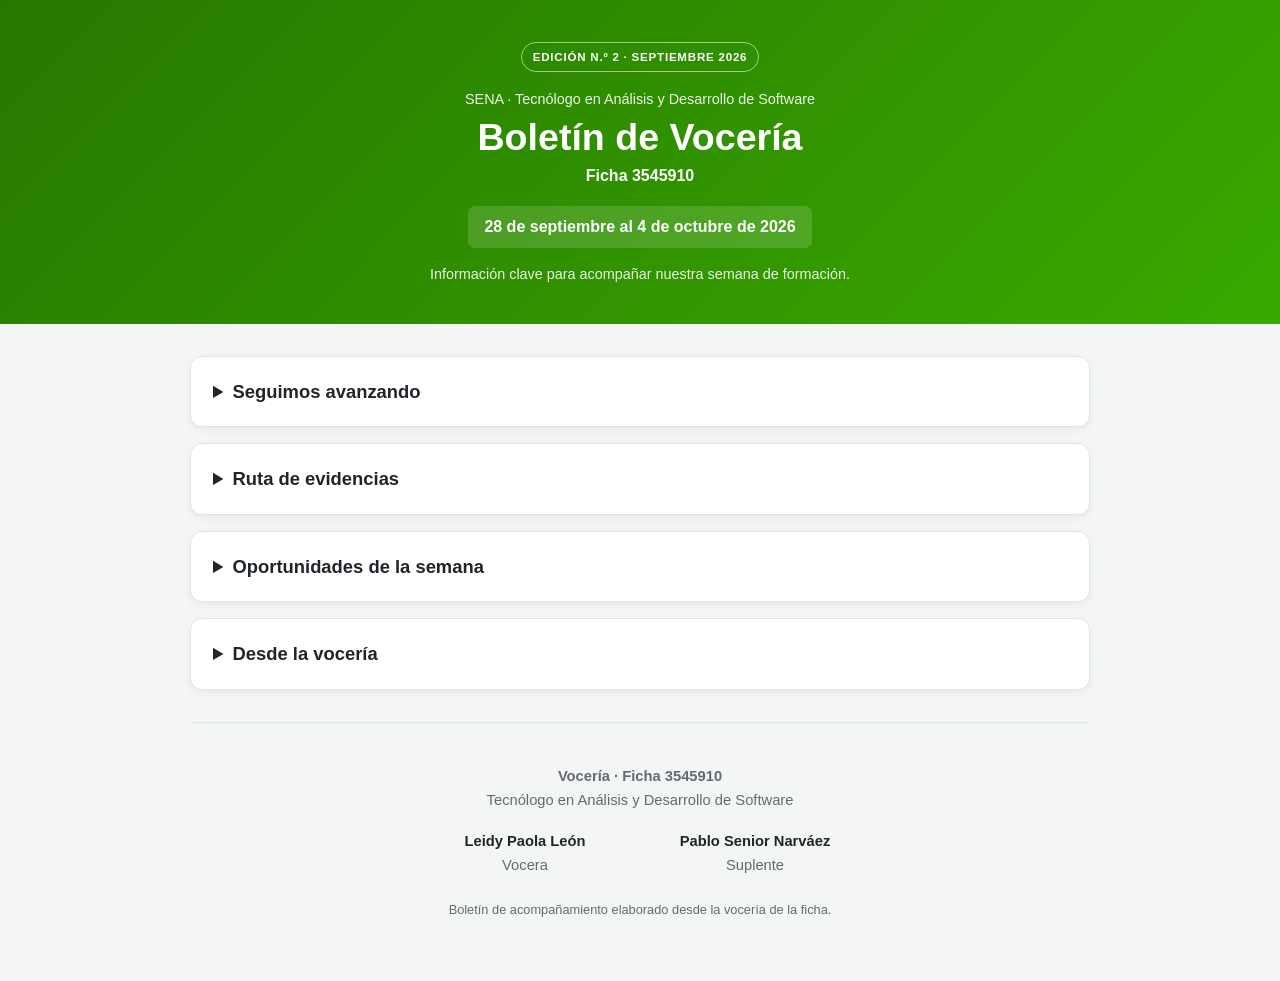
<file: index.html>
<!DOCTYPE html>
<html lang="es">

<head>
    <meta charset="UTF-8">
    <meta name="viewport" content="width=device-width, initial-scale=1.0">
    <meta name="description" content="Boletín de acompañamiento de la vocería de la ficha 3545910 - SENA.">

    <title>Boletín de Vocería | Ficha 3545910</title>
      <link rel="stylesheet" href="css/estilos.css">
</head>

<body>

   <header>
    <div class="cabecera-contenido">

        <div class="edicion">EDICIÓN N.º 2 · SEPTIEMBRE 2026</div>

        <p class="programa">
            SENA · Tecnólogo en Análisis y Desarrollo de Software
        </p>

        <h1>Boletín de Vocería</h1>

        <p class="ficha">
            Ficha 3545910
        </p>

        <div class="semana">
            28 de septiembre al 4 de octubre de 2026
        </div>

        <p class="proposito">
            Información clave para acompañar nuestra semana de formación.
        </p>

    </div>
</header>

    <main>

        <!-- SECCIÓN 1 -->
        <details>
            <summary>
                Seguimos avanzando
            </summary>

            <p>
              Esta semana continuamos avanzando en la fase de análisis de nuestro proyecto de software.
              Después de trabajar con los casos de uso y UML, comenzamos con la elaboración de historias
              de usuario y la documentación de actividades del proyecto. 
            </p>
            <p>
            También es una buena oportunidad para revisar las evidencias pendientes: algunas actividades que tenían fechas anteriores
            aparecen nuevamente habilitadas en Zajuna, por lo que recomendamos revisar la plataforma y aprovechar estos nuevos plazos para ponerse al día.
            </p>
            <p>
                Desde la vocería continuaremos compartiendo semanalmente las
                actividades y fechas que correspondan según el calendario,
                para que todos tengamos claro qué viene y podamos organizarnos
                con tiempo.
            </p>
        </details>


        <!-- SECCIÓN 2 -->
<details>
    <summary>
        Ruta de evidencias
    </summary>

    <p>
        <strong>Importante:</strong> revisa periódicamente Zajuna.
        Algunas evidencias pueden aparecer nuevamente habilitadas
        o presentar cambios en sus fechas de cierre.
    </p>

    <h3>Oportunidad de entrega</h3>

    <article class="evidencia semana">
        <span class="estado">OPORTUNIDAD DE ENTREGA</span>
        <strong>Mapa mental - Software y servicios de Internet</strong>
        <p>Vence: 30 de septiembre de 2026 · 9:01 a. m.</p>
    </article>

    <h3>Esta semana</h3>

    <article class="evidencia semana">
        <span class="estado">ESTA SEMANA</span>
        <strong>Elaboración de historias de usuario del proyecto</strong>
        <p>Vence: 4 de octubre de 2026 · 9:09 a. m.</p>
    </article>

    <article class="evidencia semana">
        <span class="estado">ESTA SEMANA</span>
        <strong>Diagramas y documentación de actividades del proyecto</strong>
        <p>Vence: 4 de octubre de 2026 · 9:10 a. m.</p>
    </article>

    <h3>Próximamente</h3>

    <article class="evidencia proxima">
        <span class="estado">PRÓXIMAMENTE</span>
        <strong>Elaboración de los diagramas del modelo de dominio del proyecto</strong>
        <p>Programada: semana del 5 al 11 de octubre de 2026</p>
    </article>

    <article class="evidencia proxima">
        <span class="estado">PRÓXIMAMENTE</span>
        <strong>Mapa conceptual sobre validación de documentos</strong>
        <p>Programada: semana del 12 al 18 de octubre de 2026</p>
    </article>

    <article class="evidencia proxima">
        <span class="estado">PRÓXIMAMENTE</span>
        <strong>Elaboración del informe de análisis con listas de chequeo para la validación de artefactos</strong>
        <p>Programada: semana del 12 al 18 de octubre de 2026</p>
    </article>

    <p>
        <strong>¿Tienes alguna evidencia pendiente?</strong>
        Revisa su disponibilidad y fecha de cierre directamente en Zajuna
        y comunícate oportunamente con el instructor correspondiente.
    </p>
</details>

        <!-- SECCIÓN 3 -->
<details>
    <summary>
        Oportunidades de la semana
    </summary>

    <p>
        Además de las evidencias, el SENA ofrece espacios de
        transferencia para acompañarnos durante la formación.
        Estas son algunas de las oportunidades que destacamos
        esta semana por su utilidad para nuestro proceso.
    </p>

    <article class="oportunidad">
        <h3>Optimización del entorno de aprendizaje virtual con la Metodología 5S</h3>

        <p>
            Lunes 28 · 4:00 p. m.
        </p>

        <p>
            <strong>¿Por qué puede servirte?</strong>
            Para organizar mejor el espacio y los recursos de estudio,
            reducir distracciones y facilitar el trabajo durante
            la formación virtual.
        </p>
    </article>

    <article class="oportunidad">
        <h3>Tiempo en Modo PRO: Técnicas ágiles para estudiar sin agotarte</h3>

        <p>
            Martes 29 · 8:00 a. m.
        </p>

        <p>
            <strong>¿Por qué puede servirte?</strong>
            Para conocer estrategias que permitan organizar mejor
            el tiempo de estudio y avanzar en las actividades
            sin acumular innecesariamente las entregas.
        </p>
    </article>

    <article class="oportunidad">
        <h3>Transferencia de inducción: Aprende a usar tu LMS Zajuna y potencia tu formación</h3>

        <p>
            Martes 29 · 4:00 p. m.
        </p>

        <p>
            <strong>¿Por qué puede servirte?</strong>
            Para fortalecer el manejo de Zajuna y aprender a ubicar
            actividades, materiales, evidencias y otros recursos
            necesarios durante la formación.
        </p>
    </article>

    <article class="oportunidad">
        <h3>Transferencia de inducción: Orientaciones para el envío de evidencias y la participación en los foros</h3>

        <p>
            Miércoles 30 · 4:00 p. m.
        </p>

        <p>
            <strong>¿Por qué puede servirte?</strong>
            Para aclarar cómo realizar correctamente el envío de
            evidencias y la participación en los foros de Zajuna,
            dos actividades frecuentes durante nuestra formación.
        </p>
    </article>

    <article class="oportunidad">
        <h3>Transferencia de inducción: Aprende a usar tu LMS Zajuna y potencia tu formación</h3>

        <p>
            Miércoles 30 · 7:00 p. m.
        </p>

        <p>
            <strong>¿Por qué puede servirte?</strong>
            Es una segunda oportunidad esta semana para fortalecer
            el manejo de Zajuna si no puedes participar en la sesión
            programada para el martes.
        </p>
    </article>

    <p>
        Estas son algunas oportunidades que destacamos esta semana
        por su utilidad para nuestro proceso de formación. Puedes
        consultar la programación completa en el siguiente enlace.
    </p>

    <p>
        <a class="boton-transferencias"
           href="https://ejecucionformacion.sena.edu.co/comunidad-aprendices/transferencias/titulada"
           target="_blank"
           rel="noopener noreferrer">
            Ver todas las transferencias para aprendices
        </a>
    </p>
</details>


       <!-- SECCIÓN 4 -->
<details class="voceria">
    <summary>
        Desde la vocería
    </summary>

    <p>
        Esta semana queremos insistir especialmente en aprovechar los
        espacios de transferencia disponibles. Varias de las sesiones
        programadas están orientadas al manejo de Zajuna, el envío de
        evidencias, la participación en foros y la organización del tiempo,
        temas que pueden facilitarnos mucho el desarrollo de la formación.
    </p>

    <p>
        Si tienes alguna dificultad con tu proceso formativo, una evidencia
        pendiente o necesitas orientación para saber a quién acudir,
        puedes comunicarte con la vocería de la ficha. Seguimos construyendo
        este boletín para organizar y compartir información que pueda ser
        útil para todos.
    </p>
</details>
    </main>


    <footer>
    <div class="footer-contenido">

        <p class="footer-ficha">
            <strong>Vocería · Ficha 3545910</strong><br>
            Tecnólogo en Análisis y Desarrollo de Software
        </p>

        <div class="equipo-voceria">
            <p>
                <strong>Leidy Paola León</strong><br>
                Vocera
            </p>

            <p>
                <strong>Pablo Senior Narváez</strong><br>
                Suplente
            </p>
        </div>

        <p class="footer-nota">
            Boletín de acompañamiento elaborado desde la vocería de la ficha.
        </p>

    </div>
</footer>

</body>

</html>
</file>
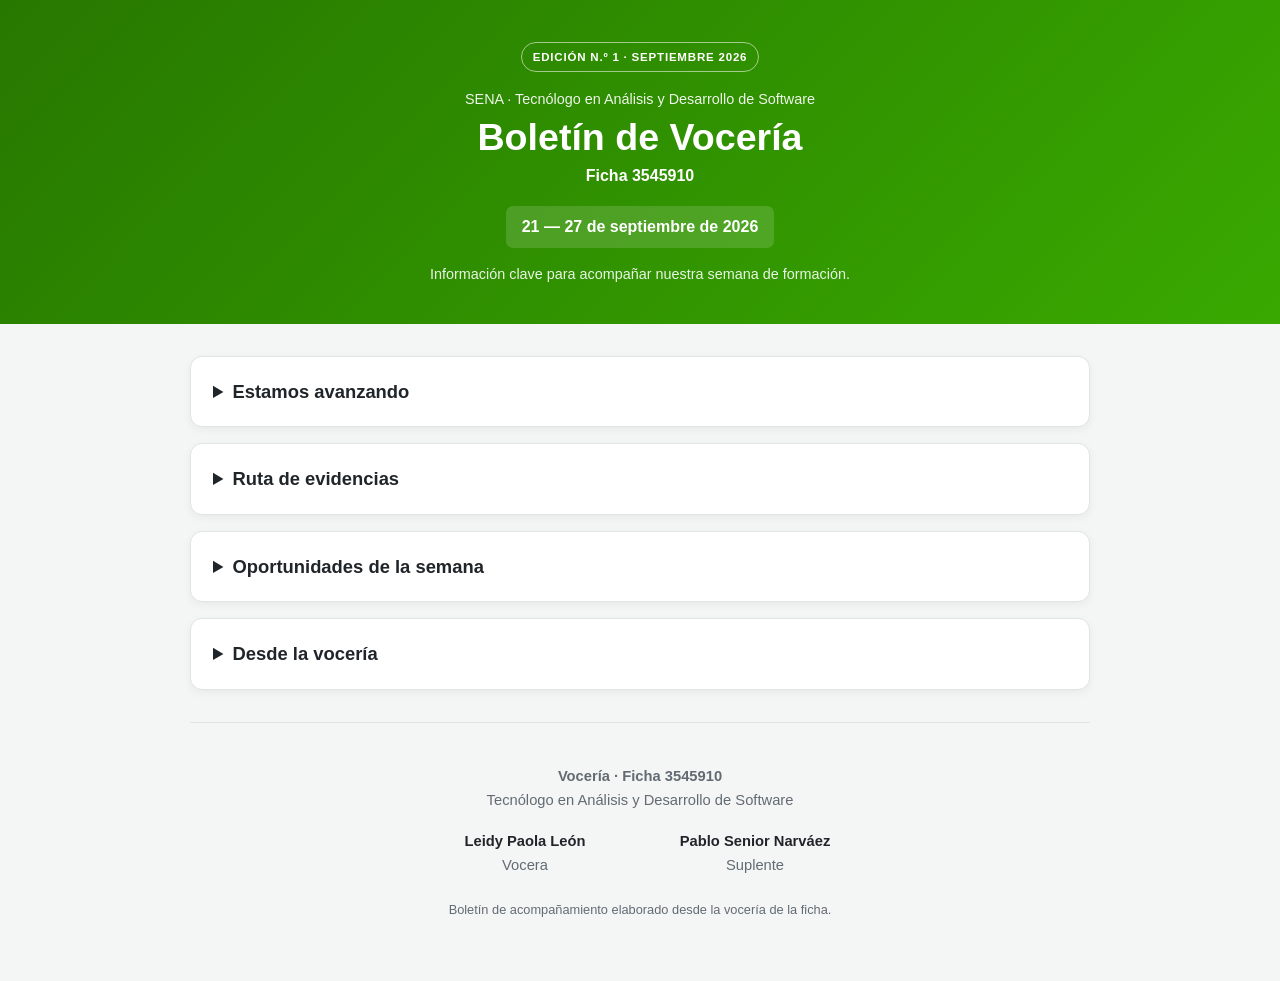
<file: ediciones/edicion-01.html>
<!DOCTYPE html>
<html lang="es">

<head>
    <meta charset="UTF-8">
    <meta name="viewport" content="width=device-width, initial-scale=1.0">
    <meta name="description" content="Boletín de acompañamiento de la vocería de la ficha 3545910 - SENA.">

    <title>Boletín de Vocería | Ficha 3545910</title>
      <link rel="stylesheet" href="../css/estilos.css">
</head>

<body>

   <header>
    <div class="cabecera-contenido">

        <div class="edicion">EDICIÓN N.º 1 · SEPTIEMBRE 2026</div>

        <p class="programa">
            SENA · Tecnólogo en Análisis y Desarrollo de Software
        </p>

        <h1>Boletín de Vocería</h1>

        <p class="ficha">
            Ficha 3545910
        </p>

        <div class="semana">
            21 — 27 de septiembre de 2026
        </div>

        <p class="proposito">
            Información clave para acompañar nuestra semana de formación.
        </p>

    </div>
</header>

    <main>

        <!-- SECCIÓN 1 -->
        <details>
            <summary>
                Estamos avanzando
            </summary>

            <p>
                Estamos llegando al cierre de las evidencias correspondientes
                a la Actividad de Aprendizaje 1 y ya comenzamos la transición
                hacia la Actividad de Aprendizaje 2, de la cual hacen parte
                los materiales de formación y las actividades relacionadas
                con UML que estamos desarrollando actualmente.
            </p>

            <p>
                Por eso, este es un buen momento para revisar cómo vamos:
                quienes tengan evidencias pendientes o presenten alguna
                dificultad deben comunicarlo oportunamente y ponerse al día,
                teniendo en cuenta que durante los próximos meses continuarán
                las actividades del componente técnico y las demás competencias
                previstas en el cronograma de formación.
            </p>

            <p>
                Desde la vocería estaremos compartiendo semanalmente las
                actividades y fechas que correspondan según el calendario,
                para que todos tengamos claro qué viene y podamos organizarnos
                con tiempo.
            </p>
        </details>


        <!-- SECCIÓN 2 -->
        <details>
            <summary>
                Ruta de evidencias
            </summary>

            <p>
                <strong>Importante:</strong> las actividades no necesariamente
                aparecen en Zajuna siguiendo el orden de sus fechas de cierre.
                Por eso las organizamos aquí según su vencimiento.
            </p>

            <h3>Vencidas</h3>

           <article class="evidencia vencida">
    <span class="estado">VENCIDA</span>
    <strong>Taller: Especificación del modelo conceptual y propuesta técnica del proyecto de software</strong>
    <p>Venció: 8 de septiembre de 2026 · 9:24 a. m.</p>
</article>

<article class="evidencia vencida">
    <span class="estado">VENCIDA</span>
    <strong>Elaboración de los diagramas del modelo de dominio del proyecto</strong>
    <p>Venció: 11 de septiembre de 2026 · 9:10 a. m.</p>
</article>

<article class="evidencia vencida">
    <span class="estado">VENCIDA</span>
    <strong>Foro temático – Lenguaje Unificado de Modelado (UML)</strong>
    <p>Venció: 21 de septiembre de 2026 · 9:09 a. m.</p>
</article>

            <h3>Esta semana</h3>

           <article class="evidencia semana">
    <span class="estado">ESTA SEMANA</span>
    <strong>Elaboración de diagramas y plantillas para casos de uso del proyecto</strong>
    <p>Vence: 27 de septiembre de 2026 · 9:09 a. m.</p>
</article>

            <h3>Próximamente</h3>

            <article class="evidencia proxima">
    <span class="estado">PRÓXIMAMENTE</span>
    <strong>Elaboración de historias de usuario del proyecto</strong>
    <p>Vence: 4 de octubre de 2026 · 9:09 a. m.</p>
</article>

<article class="evidencia proxima">
    <span class="estado">PRÓXIMAMENTE</span>
    <strong>Diagramas y documentación de actividades del proyecto</strong>
    <p>Vence: 4 de octubre de 2026 · 9:10 a. m.</p>
</article>

<article class="evidencia proxima">
    <span class="estado">PRÓXIMAMENTE</span>
    <strong>Mapa conceptual sobre validación de documentos</strong>
    <p>Vence: 18 de octubre de 2026 · 9:10 a. m.</p>
</article>

            <p>
                <strong>¿Tienes alguna evidencia vencida?</strong>
                Revisa tu estado en Zajuna y comunícate oportunamente
                con el instructor correspondiente.
            </p>
        </details>


        <!-- SECCIÓN 3 -->
        <details>
            <summary>
                Oportunidades de la semana
            </summary>

            <p>
                Además de las evidencias, el SENA ofrece espacios de
                transferencia para acompañarnos durante la formación.
                Estas son algunas de las oportunidades que destacamos
                esta semana.
            </p>

            <article class="Oportunidad">
                <h3>¿Cómo usar la IA para aprender y trabajar mejor?</h3>

                <p>
                    Lunes 21 · 2:00 p. m.<br>
                    Viernes 25 · 10:00 a. m.
                </p>

                <p>
                    <strong>¿Por qué puede servirte?</strong>
                    Para conocer formas prácticas de utilizar la inteligencia
                    artificial como apoyo para estudiar, resolver dudas y
                    desarrollar mejor tus actividades.
                </p>
            </article>

            <article class="oportunidad">
                <h3>Organiza tu aprendizaje con el cronograma de formación</h3>

                <p>
                    Lunes 21 · 4:00 p. m.<br>
                    Viernes 25 · 8:00 a. m.
                </p>

                <p>
                    <strong>¿Por qué puede servirte?</strong>
                    Para identificar fechas importantes, anticipar entregas
                    y organizar mejor tu tiempo cuando tienes varias
                    evidencias abiertas.
                </p>
            </article>

            <article class="oportunidad">
                <h3>Aprende a usar tu LMS ZAJUNA y potencia tu formación</h3>

                <p>
                    Martes 22 · 2:00 p. m.<br>
                    Viernes 25 · 2:00 p. m.
                </p>

                <p>
                    <strong>¿Por qué puede servirte?</strong>
                    Para conocer diferentes maneras de acceder, comprender
                    y trabajar la información y aprovechar estrategias
                    que pueden facilitar tu proceso de aprendizaje.
                </p>
            </article>

            <p>
                <a a class="boton-transferencias"
                    href="https://ejecucionformacion.sena.edu.co/comunidad-aprendices/transferencias/titulada"
                   target="_blank"
                   rel="noopener noreferrer">
                    Ver todas las transferencias para aprendices
                </a>
            </p>
        </details>


        <!-- SECCIÓN 4 -->
        <details class="voceria">
            <summary>
                Desde la vocería
            </summary>

            <p>
                Revisa periódicamente Zajuna, incluso si consideras que estás
                al día. Si tienes evidencias pendientes, dificultades con
                alguna actividad o una situación que esté afectando tu proceso
                formativo, comunícate oportunamente con el instructor y,
                si necesitas acompañamiento, con la vocería de la ficha.
            </p>

            <p>
                La idea de este boletín es organizar en un solo lugar lo más
                importante de cada semana para que sea más fácil seguir
                nuestra ruta de formación.
            </p>
        </details>

    </main>


    <footer>
    <div class="footer-contenido">

        <p class="footer-ficha">
            <strong>Vocería · Ficha 3545910</strong><br>
            Tecnólogo en Análisis y Desarrollo de Software
        </p>

        <div class="equipo-voceria">
            <p>
                <strong>Leidy Paola León</strong><br>
                Vocera
            </p>

            <p>
                <strong>Pablo Senior Narváez</strong><br>
                Suplente
            </p>
        </div>

        <p class="footer-nota">
            Boletín de acompañamiento elaborado desde la vocería de la ficha.
        </p>

    </div>
</footer>

</body>

</html>
</file>
<file: css/estilos.css>
/* =========================================
   BOLETÍN DE VOCERÍA - FICHA 3545910
   ========================================= */

:root {
    --sena-verde: #39a900;
    --sena-verde-oscuro: #277800;
    --fondo: #f4f6f5;
    --blanco: #ffffff;
    --texto: #20252a;
    --texto-suave: #626b73;
    --borde: #dfe5e1;

    --rojo: #b42318;
    --rojo-fondo: #fff1f0;

    --naranja: #b54708;
    --naranja-fondo: #fff6e8;

    --amarillo: #856404;
    --amarillo-fondo: #fffbea;
}


/* CONFIGURACIÓN GENERAL */

* {
    box-sizing: border-box;
}

body {
    margin: 0;
    background: var(--fondo);
    color: var(--texto);
    font-family: Arial, Helvetica, sans-serif;
    line-height: 1.6;
}


/* ENCABEZADO */

header {
    background: linear-gradient(
        135deg,
        var(--sena-verde-oscuro),
        var(--sena-verde)
    );
    color: var(--blanco);
    padding: 42px 24px 38px;
    text-align: center;
}

.cabecera-contenido {
    width: min(900px, 100%);
    margin: 0 auto;
}

.edicion {
    display: inline-block;
    padding: 5px 11px;
    margin-bottom: 16px;
    border: 1px solid rgba(255, 255, 255, 0.55);
    border-radius: 20px;
    font-size: 0.72rem;
    font-weight: 700;
    letter-spacing: 0.8px;
}

.programa {
    margin: 0 0 4px;
    font-size: 0.9rem;
    opacity: 0.92;
}

header h1 {
    margin: 5px 0 3px;
    font-size: 2.35rem;
    line-height: 1.15;
}

.ficha {
    margin: 0;
    font-size: 1rem;
    font-weight: 700;
}

.semana {
    display: inline-block;
    margin-top: 18px;
    padding: 8px 16px;
    background: rgba(255, 255, 255, 0.14);
    border-radius: 7px;
    font-weight: 600;
}

.proposito {
    margin: 15px auto 0;
    max-width: 520px;
    font-size: 0.9rem;
    opacity: 0.9;
}

/* CONTENIDO PRINCIPAL */

main {
    width: min(900px, 92%);
    margin: 32px auto;
}


/* SECCIONES DESPLEGABLES */

details {
    background: var(--blanco);
    border: 1px solid var(--borde);
    border-radius: 12px;
    margin-bottom: 16px;
    overflow: hidden;
    box-shadow: 0 3px 10px rgba(0, 0, 0, 0.05);
}

summary {
    padding: 20px 22px;
    font-size: 1.15rem;
    font-weight: 700;
    cursor: pointer;
    color: var(--texto);
}

summary:hover {
    background: #f0f8ec;
}

details[open] summary {
    border-bottom: 1px solid var(--borde);
    color: var(--sena-verde-oscuro);
}

details > p,
details > h3,
details > article {
    margin-left: 22px;
    margin-right: 22px;
}

details > p:first-of-type {
    margin-top: 22px;
}

details > p:last-child {
    margin-bottom: 24px;
}


/* TARJETAS INTERNAS */

article {
    background: #f8faf9;
    border-left: 4px solid var(--sena-verde);
    border-radius: 6px;
    padding: 14px 16px;
    margin-top: 12px;
    margin-bottom: 12px;
}

article p {
    margin: 6px 0;
}

article h3 {
    margin-top: 0;
    margin-bottom: 8px;
}


/* ENLACES */

a {
    color: var(--sena-verde-oscuro);
    font-weight: 700;
    text-decoration: none;
}

a:hover {
    text-decoration: underline;
}


/* PIE DE PÁGINA */

footer {
    width: min(900px, 92%);
    margin: 25px auto 40px;
    padding-top: 20px;
    border-top: 1px solid var(--borde);
    color: var(--texto-suave);
    text-align: center;
    font-size: 0.92rem;
}

/* ESTADOS DE LAS EVIDENCIAS */

.evidencia {
    position: relative;
}

.evidencia .estado {
    display: inline-block;
    margin-bottom: 10px;
    padding: 4px 9px;
    border-radius: 20px;
    font-size: 0.72rem;
    font-weight: 700;
    letter-spacing: 0.4px;
}

.evidencia strong {
    display: block;
}

.evidencia.vencida {
    border-left-color: var(--rojo);
    background: var(--rojo-fondo);
}

.evidencia.vencida .estado {
    color: var(--rojo);
    background: #ffd9d6;
}

.evidencia.semana {
    border-left-color: var(--naranja);
    background: var(--naranja-fondo);
}

.evidencia.semana .estado {
    color: var(--naranja);
    background: #ffe1bd;
}

.evidencia.proxima {
    border-left-color: #c99700;
    background: var(--amarillo-fondo);
}

.evidencia.proxima .estado {
    color: var(--amarillo);
    background: #fff0a6;
}
/* OPORTUNIDADES DE LA SEMANA */

.oportunidad {
    border-left-color: var(--sena-verde);
    background: #f3faef;
    padding: 18px 20px;
}

.oportunidad h3 {
    color: var(--sena-verde-oscuro);
    font-size: 1.05rem;
    margin-bottom: 12px;
}

.oportunidad p {
    margin: 10px 0;
}

.oportunidad p:first-of-type {
    padding: 9px 12px;
    background: var(--blanco);
    border-radius: 6px;
    font-weight: 600;
}


/* BOTÓN DE TRANSFERENCIAS */

.boton-transferencias {
    display: inline-block;
    margin-top: 8px;
    padding: 11px 18px;
    background: var(--sena-verde);
    color: var(--blanco);
    border-radius: 7px;
    font-size: 0.9rem;
    font-weight: 700;
    text-decoration: none;
}

.boton-transferencias:hover {
    background: var(--sena-verde-oscuro);
    color: var(--blanco);
    text-decoration: none;
}
/* SECCIÓN DE VOCERÍA */

.voceria[open] {
    border-top: 3px solid var(--sena-verde);
}

.voceria strong {
    color: var(--sena-verde-oscuro);
}


/* PIE DE PÁGINA */

.footer-contenido {
    padding: 8px 0;
}

.footer-ficha {
    margin-bottom: 18px;
}

.equipo-voceria {
    display: flex;
    justify-content: center;
    gap: 50px;
    margin: 18px 0;
}

.equipo-voceria p {
    margin: 0;
    min-width: 180px;
}

.equipo-voceria strong {
    color: var(--texto);
}

.footer-nota {
    margin-top: 22px;
    font-size: 0.8rem;
    color: var(--texto-suave);
}
/* CELULARES */

@media (max-width: 600px) {

    header {
        padding: 28px 18px;
    }

    header h1 {
        font-size: 1.75rem;
    }

    main {
        width: 94%;
        margin: 20px auto;
    }

    summary {
        padding: 17px;
        font-size: 1.05rem;
    }

    details > p,
    details > h3,
    details > article {
        margin-left: 16px;
        margin-right: 16px;
    }

    article {
        padding: 12px 14px;
    }
article {
    padding: 12px 14px;
}

.equipo-voceria {
    flex-direction: column;
    gap: 12px;
}

.equipo-voceria p {
    min-width: auto;
}

}
}
</file>
